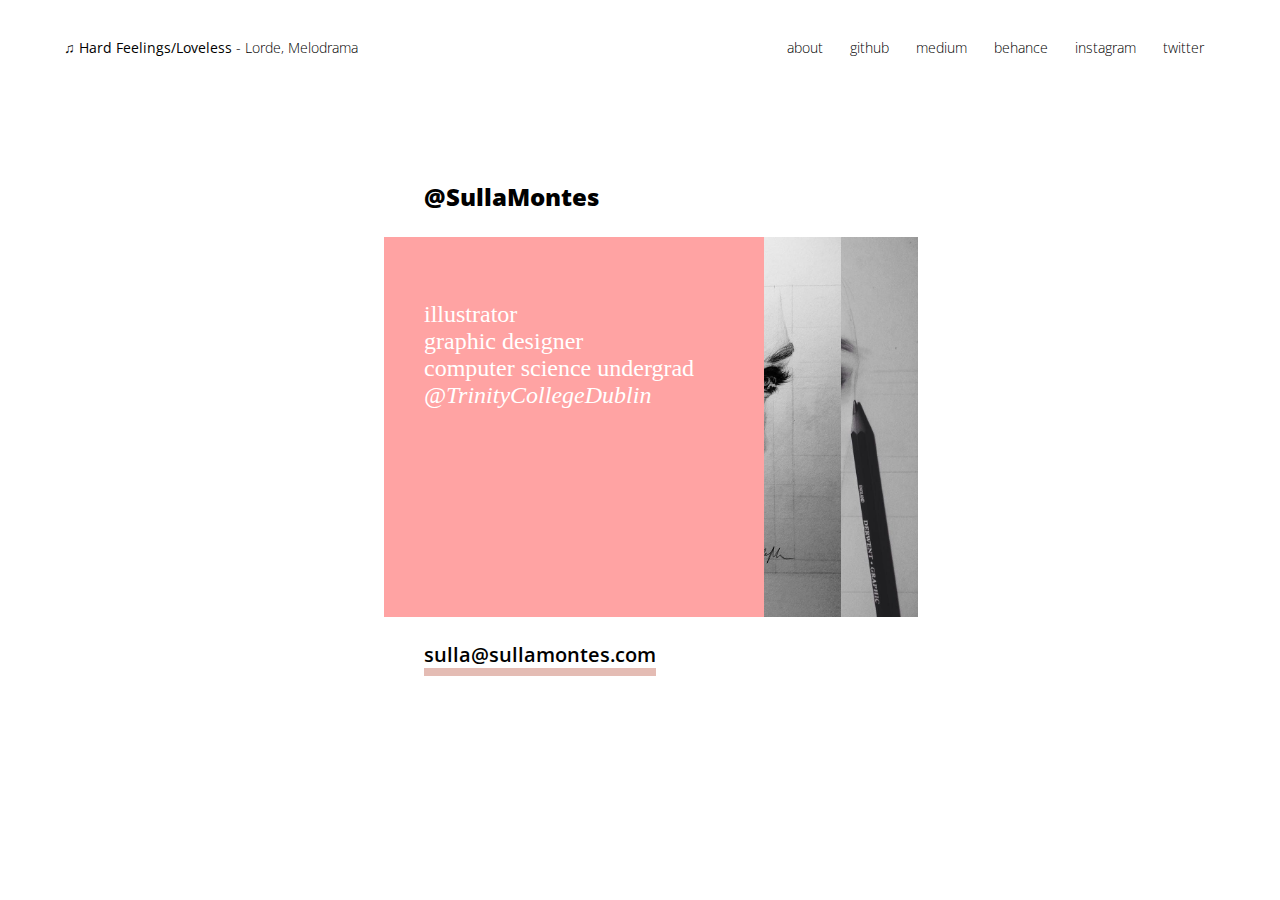
<file: index.html>
<!DOCTYPE html>
<head>
	<title>Sulla Montes</title>
	<link rel="shortcut icon" href="">
	<link href="https://fonts.googleapis.com/css?family=Open+Sans:300,300i,400,400i,600,600i,700,700i,800,800i" rel="stylesheet">
	<link rel="stylesheet" type="text/css" href="index.css">
	<script src="script.js"></script>



</head>

<body>
	<div id="body_wrap">
		<div id="spotify">
				♫ <strong>Hard Feelings/Loveless</strong> - Lorde, Melodrama
		</div>
		<div id="social_media">
			<a href="/about">about</a>
			<a href="http://github.com/sullaVM">github</a>
			<a href="http://medium.com/sullamontes">medium</a>
			<a href="http://behance.net/sullamontes">behance</a>
			<a href="http://instagram.com/sullamontes">instagram</a>
			<a href="http://twitter.com/sullamontes">twitter</a>
		</div>

		<div id="core">
			<h1>@SullaMontes</h1>
			<div id="cards">
				<div class="piece" style="left: 30%">
						<img src="assets/post 2.jpg">
				</div>
				<div class="piece" style="left: 15%;">
						<img src="assets/post 1.jpg">
					</div>
				<div class="piece">
						<p class="sub">
						<strong>illustrator<br>
						graphic designer</br>
						computer science undergrad</strong><br>
						<i>@TrinityCollegeDublin</i>
						</p>
					</div>
			</div>
			<div class="email"><a href="mailto:sulla@sullamontes.com">sulla@sullamontes.com</a></div>
		</div>
	</div>

</body>

</html>
</file>
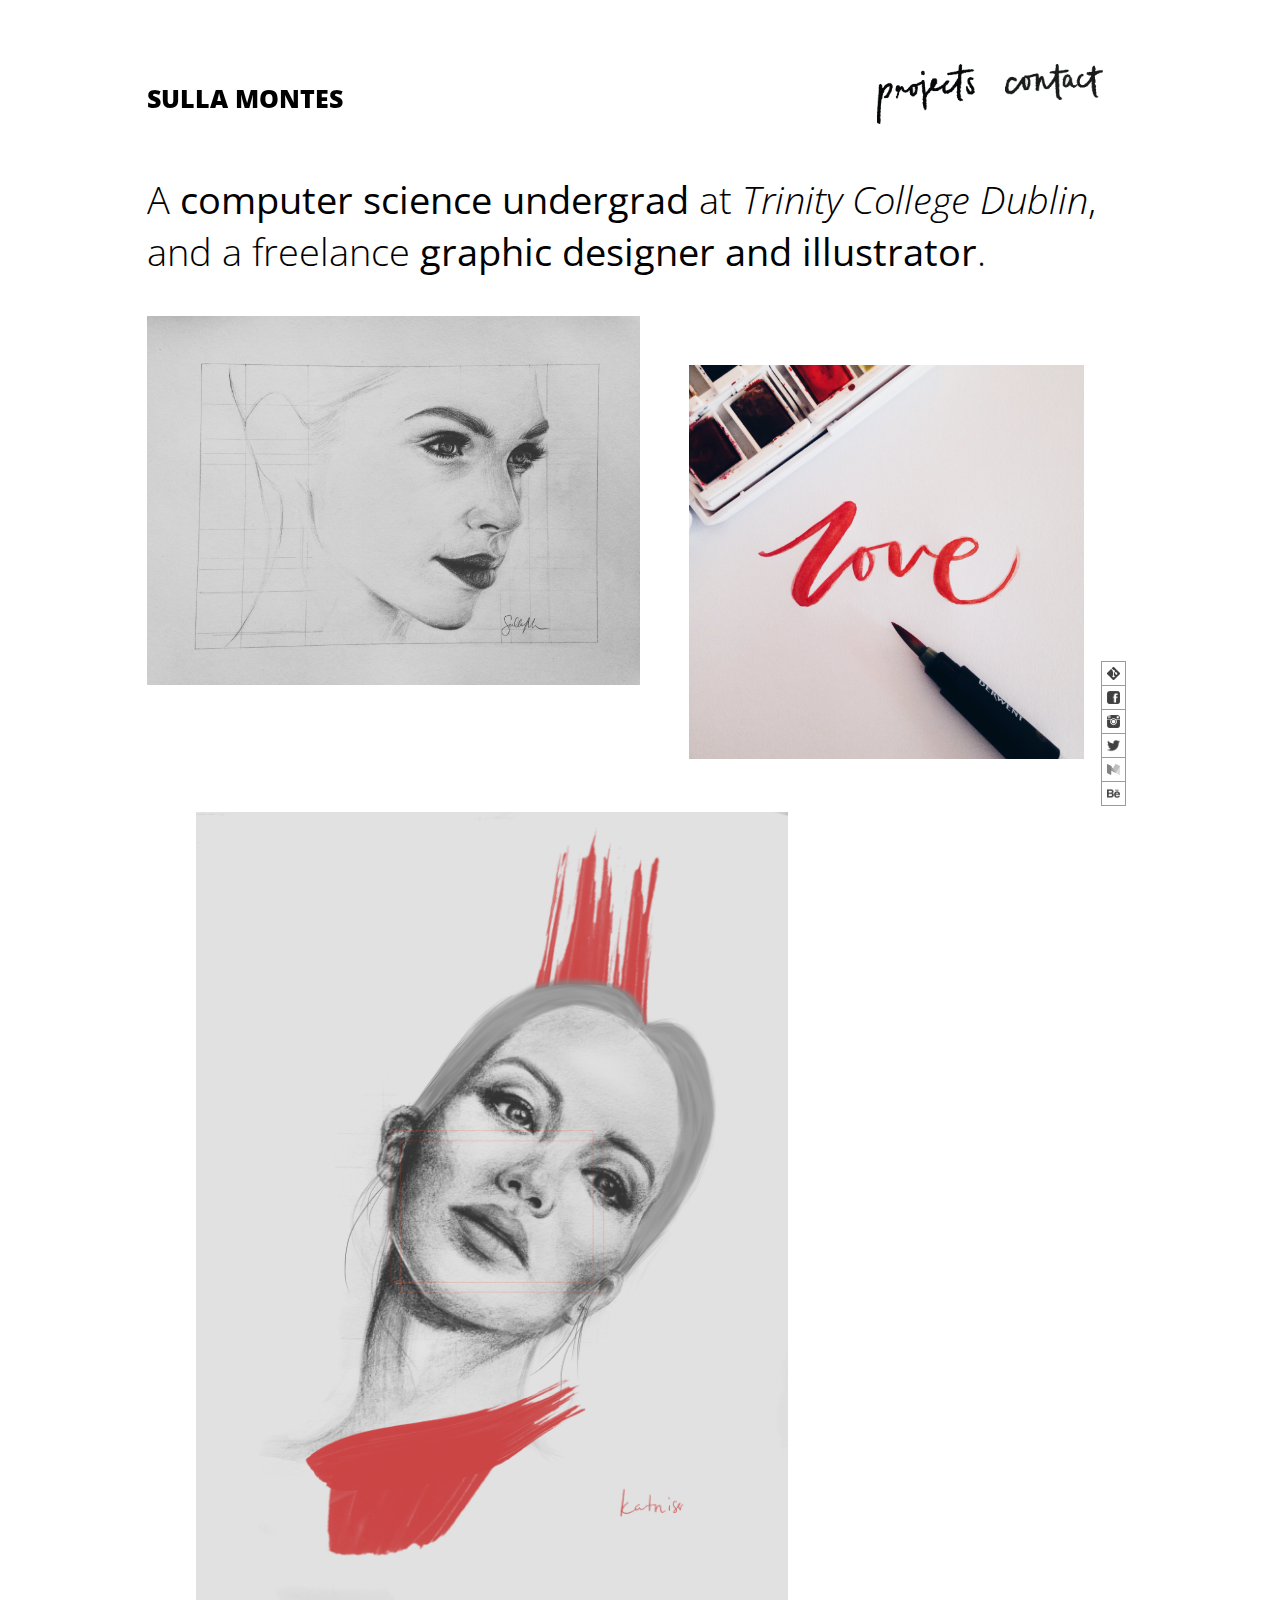
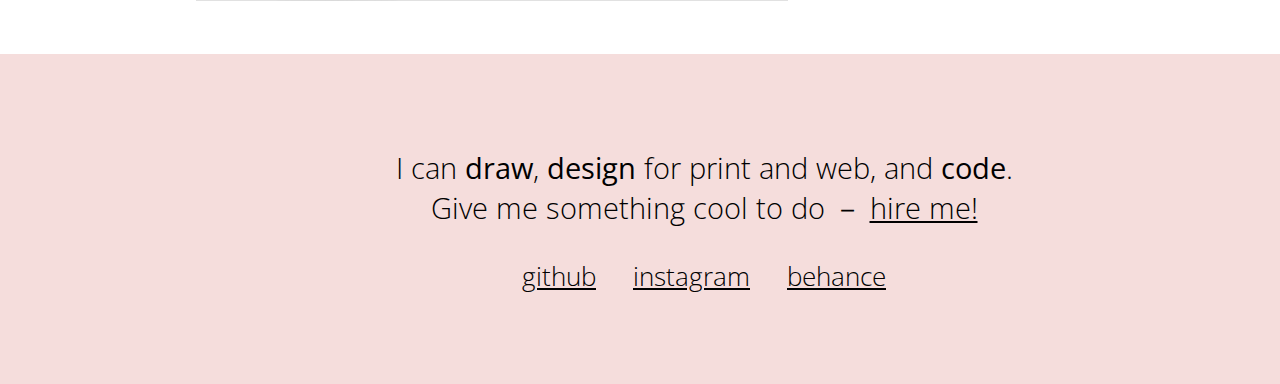
<file: v 1.0/index.html>
<!DOCTYPE html>
<head>
	<title>Sulla Montes</title>
	<link rel="shortcut icon" href="">
	<link href="https://fonts.googleapis.com/css?family=Open+Sans:300,300i,400,400i,600,600i,700,700i,800,800i" rel="stylesheet">
	<link rel="stylesheet" type="text/css" href="index.css">
	<script src="script.js"></script>



</head>

<body>
	<div id="body_wrap">
		<div class="title">
			<h1>SULLA MONTES</h1>
		</div>
		<div id="header_id">
			<div class="navigation">
				<a href=""><img src="assets/contact.svg" class="navigation"></a>
				<img src="assets/projects.svg"  class="navigation" onclick="window.scrollBy(0, 100);">
			</div>
		</div>


		<div id="tagline_id">
			<p>A <strong>computer science undergrad</strong> at <i>Trinity College Dublin</i>, and a freelance <strong>graphic designer and illustrator</strong>.</p>
		</div>


		<div id="featured_id">
			<div class="test"><img onload="script()" src="assets/posts/01.JPG" class="img"></div>
			<div class="test"><img onload="script()" src="assets/posts/02.JPG" class="img"></div>
			<div class="test"><img onload="script()" src="assets/posts/03.JPG" class="img"></div>
		</div>

		<div id="social_id">
			<div class="social">
				<a href="http://www.github.com/sullaVM"><img src="assets/git.svg" class="social"></a>
				<a href="http://www.facebook.com/sulla.montes"><img src="assets/facebook.svg" class="social"></a>
				<a href="http://wwww.instagram.com/sullamontes"><img src="assets/instagram.svg" class="social"></a>
				<a href="http://www.twitter.com/sullamontes"><img src="assets/twitter.svg" class="social"></a>
				<a href="http://www.medium.com/sullamontes"><img src="assets/medium.svg" class="social"></a>
				<a href="http://www.behance.net/sullamontes"><img src="assets/behance.svg" class="social"></a>
			</div>
		</div>
	</div>

	<div id="footer_id">
		<p class="main">
			I can <strong>draw</strong>, <strong>design</strong> for print and web, and <strong>code</strong>.<br> Give me something
			cool to do － <a href="mailto:sullavivia@gmail.com">hire me!</a>
			<p class="sub">
				<a href="http://www.github.com/sullaVM">github</a>
				<a href="http://wwww.instagram.com/sullamontes">instagram</a>
				<a href="http://www.behance.net/sullamontes">behance</a>
			</p>
	</div>


</body>

</html>
</file>
<file: index.css>
body {
    font-family: 'Open Sans', sans-serif;
    font-weight: 300;
    font-size: 14px;
    background-color: #ffffff;
	margin: 0;
	padding: 0;
}

img {
	max-width: 100%;
}

a, a:visited, a:active {
	color: #000000;
	text-decoration: none;
}

a:hover {
	
}

#body_wrap {
    margin-top: 3%;
    margin-left: auto;
	margin-right: auto;
	width: 90%;
	height: 90%;
}

#spotify {
	float: left;
}

#social_media {
	position: relative;
	float: right;
	width: 50%;
	text-align: right;

}

#social_media a{
	margin: 2%;
}

#social_media a:hover{
	background-color: rgb(246, 210, 201);
	border-top: 8px solid rgb(246, 210, 201);
	border-bottom: 8px solid rgb(246, 210, 201);
}

#core {
	width: 40%;
	height: 60vh;
	position: absolute;
	margin: auto;
	top: 0;
	bottom: 0;
	right: 0;
	left: 0;
	display: block;
}

h1 {
	display: inline;
	margin-left: 40px;
	font-weight: 800;
	font-size: 24px;
}

#cards {
	position: relative;
	height: 380px;
	margin-top: 24px;
	margin-bottom: 24px;
}

.piece {
	position: absolute;
	top: 0px;
	left: 0px;
	background-color: #FFA3A3;
	height: 380px;
	width: 380px;
	overflow: hidden;
}

.piece img {
	width: 100%;
}

.piece:hover {
	z-index: 3;
}

p.sub{
	font-family: 'Times New Roman', Times, serif;
	font-size: 24px;
	color: #ffffff;
	padding: 40px;
}

.email {
	display: inline;
	font-weight: 600; 
	margin-left: 40px;
	font-size: 20px;
	border-bottom: 8px solid #E4BCB4;
}


/*-- mobile --*/

@media only screen and (max-width: 1024px) {
	#body_wrap {
		margin-top: 5%;
		margin-left: auto;
		margin-right: auto;
		width: 100%;
	}

}
</file>
<file: v 1.0/index.css>
body {
    font-family: 'Open Sans', sans-serif;
    font-weight: 300;
    font-size: 13px;
    background-color: #ffffff;
	margin: 0;
	padding: 0;
}

img {
	max-width: 100%;
}

a, a:visited, a:active {
	color: #000000;
}

a:hover {
	color: #9B9B9B;
}

#body_wrap {
    margin-top: 5%;
    margin-left: auto;
	margin-right: auto;
    width: 77%;
}

#header_id {
	width: 100%;
	float: right;
	margin-bottom: 5%;
}

.title {
	position: fixed;
}

.navigation {
	float: right;
	width: 50%;
}

img.navigation:hover {
	transition: opacity 0.5s linear;
	opacity: 0.5;
}

img.navigation {
	width: 20%;
	opacity: 1;
	margin-right: 6%;
}

#tagline_id {
	font-size: 3vw;
}

p strong {
	font-weight: 400;
}
#featured_id {
	display: flex;
	width: 100%;
	flex-flow: row wrap;
}

#featured_id div {
	width: 50%;
}

h1 {
    font-weight: 800;
    font-size: 25px;
	position: relative;
}

.social {
	margin-top: -10px;
	width: 13px;
}

img.social {
	margin-top: -5px;
	border: 1px #9B9B9B solid;
	padding: 5px;
}

img.social:hover {
	transition: opacity 0.5s linear;
	opacity: .5;
}

#social_id {
	opacity: 1;
	position: fixed;
	right: 13%;
	bottom: 10%;
	transition: opacity 1s linear;
}

#footer_id {
	width: 100%;
	background-color: #F5DDDC;
	text-align: center;
	padding: 5%;
}

p.main {
	font-size: 2.3vw;
}

p.sub {
	font-size: 2vw;
	word-spacing: 30px;
}

/*-- mobile --*/

@media only screen and (max-width: 1024px) {
	#body_wrap {
		margin-top: 5%;
		margin-left: auto;
		margin-right: auto;
		width: 100%;
	}

}
</file>
